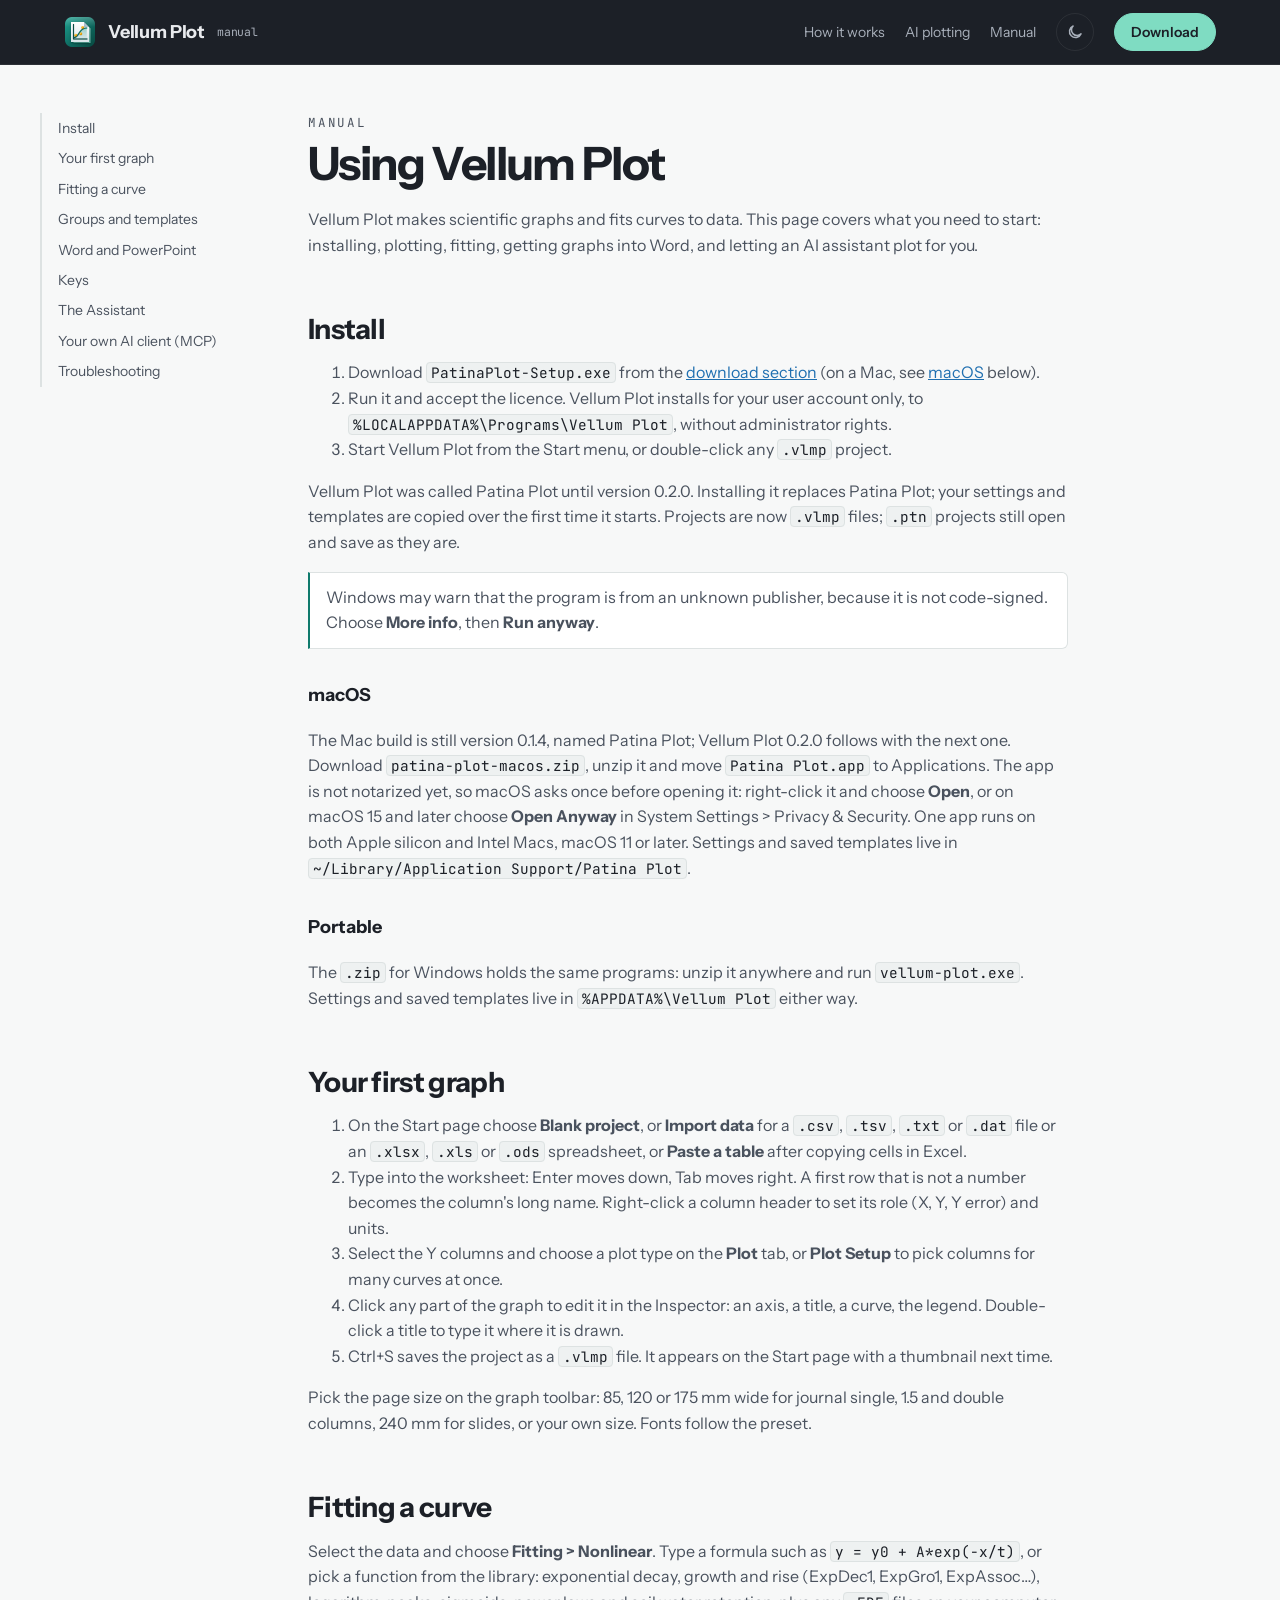
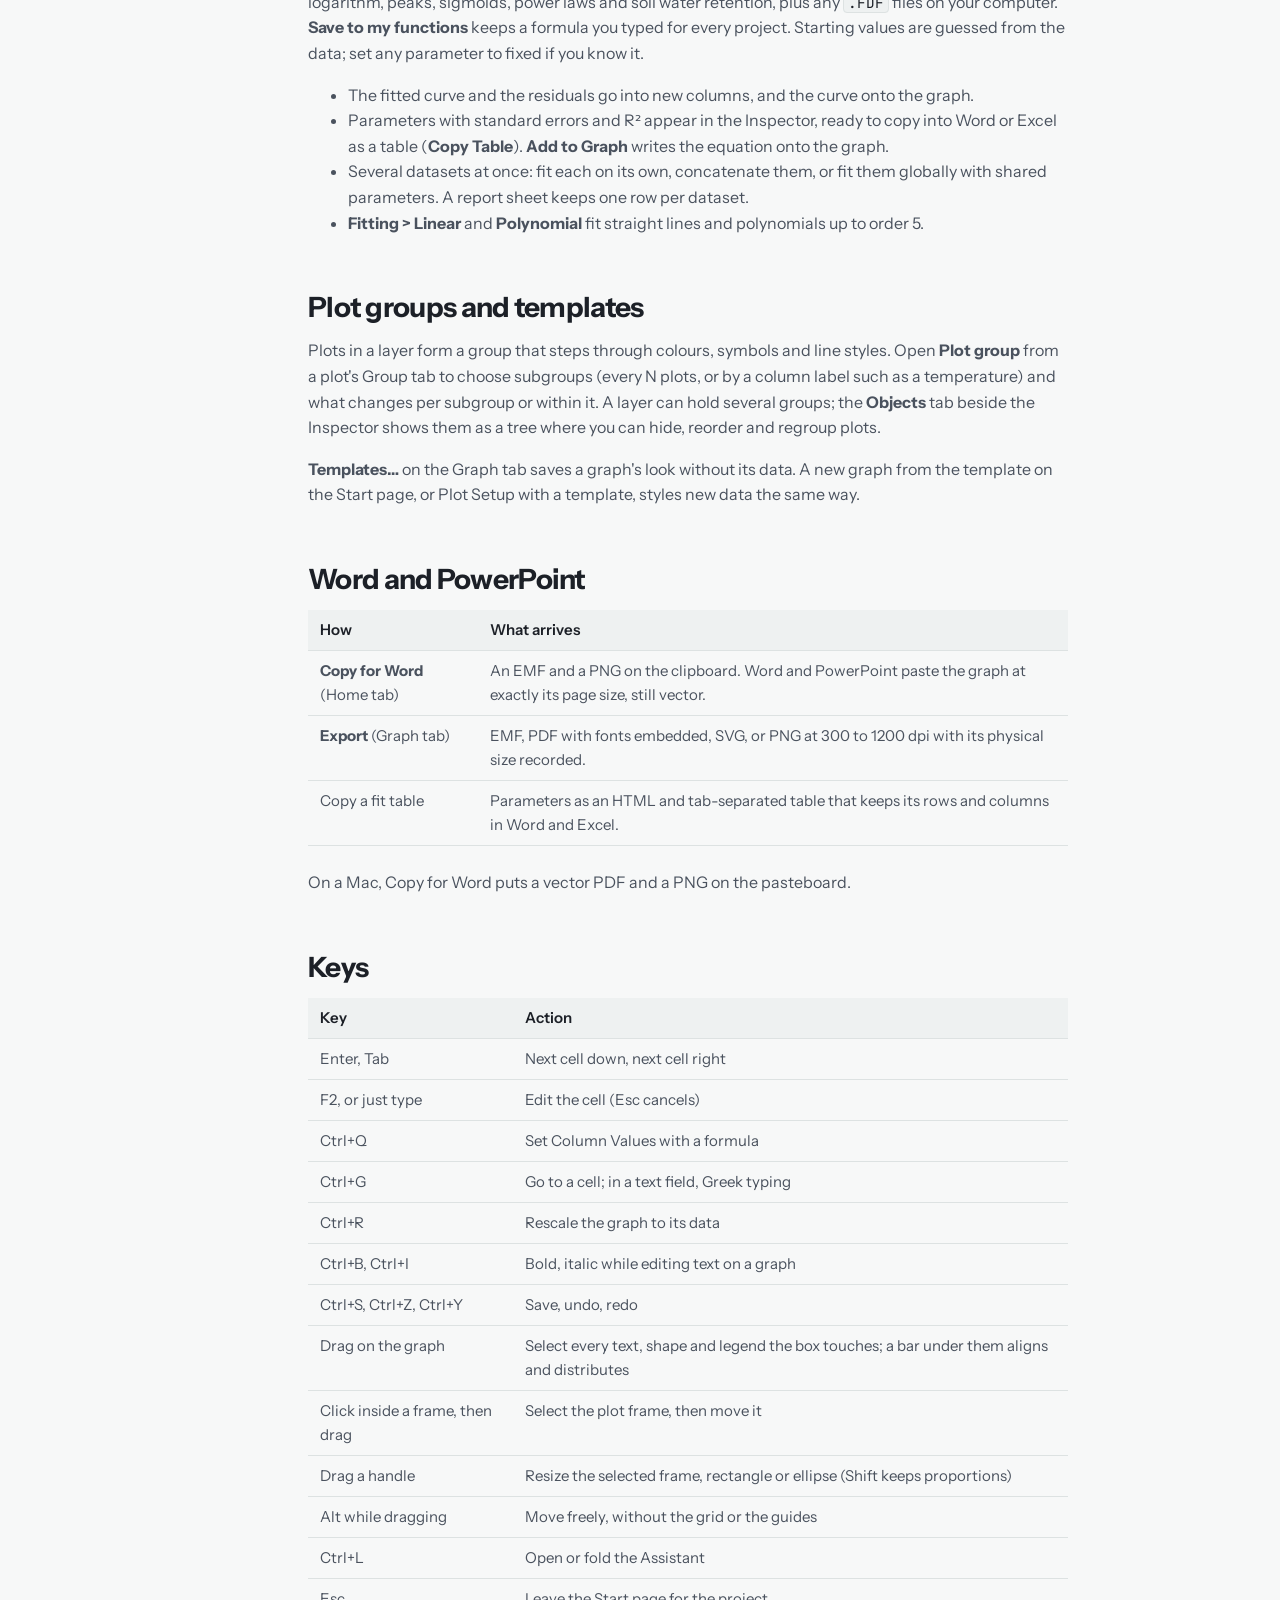
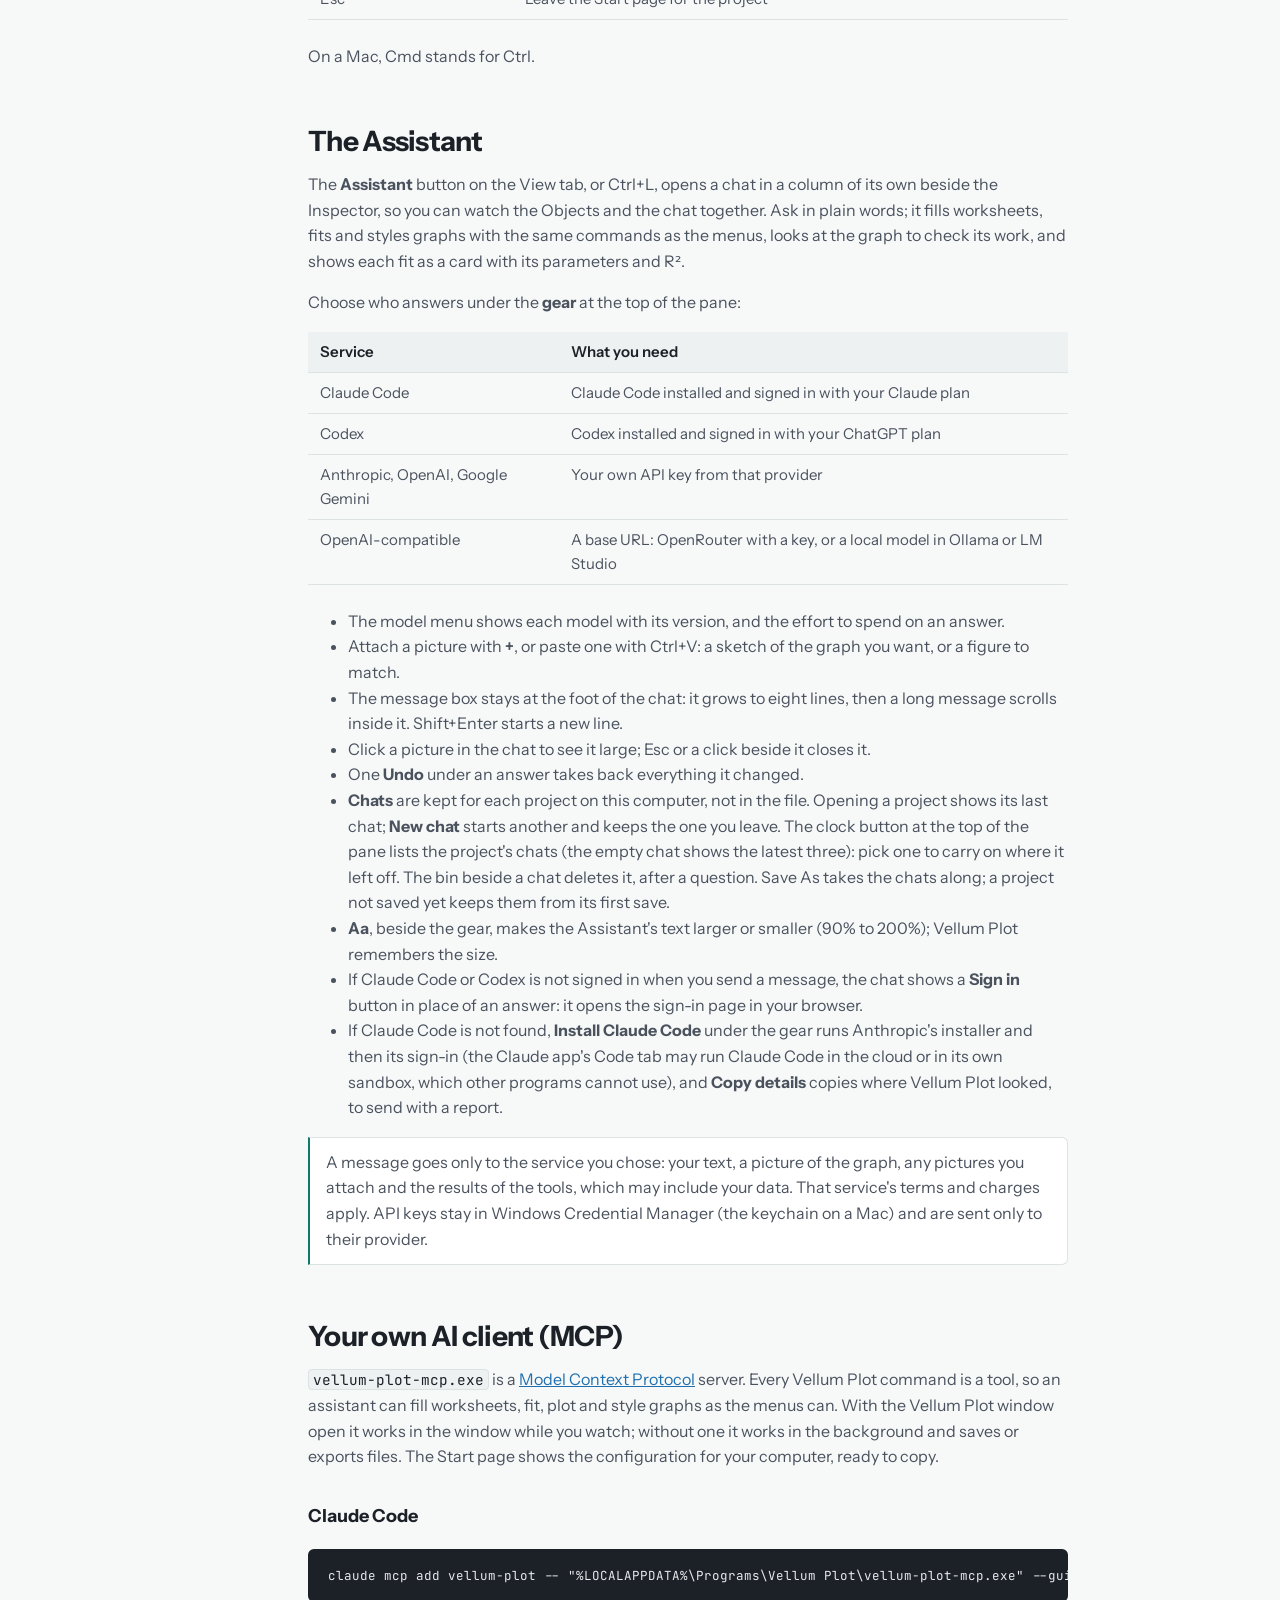
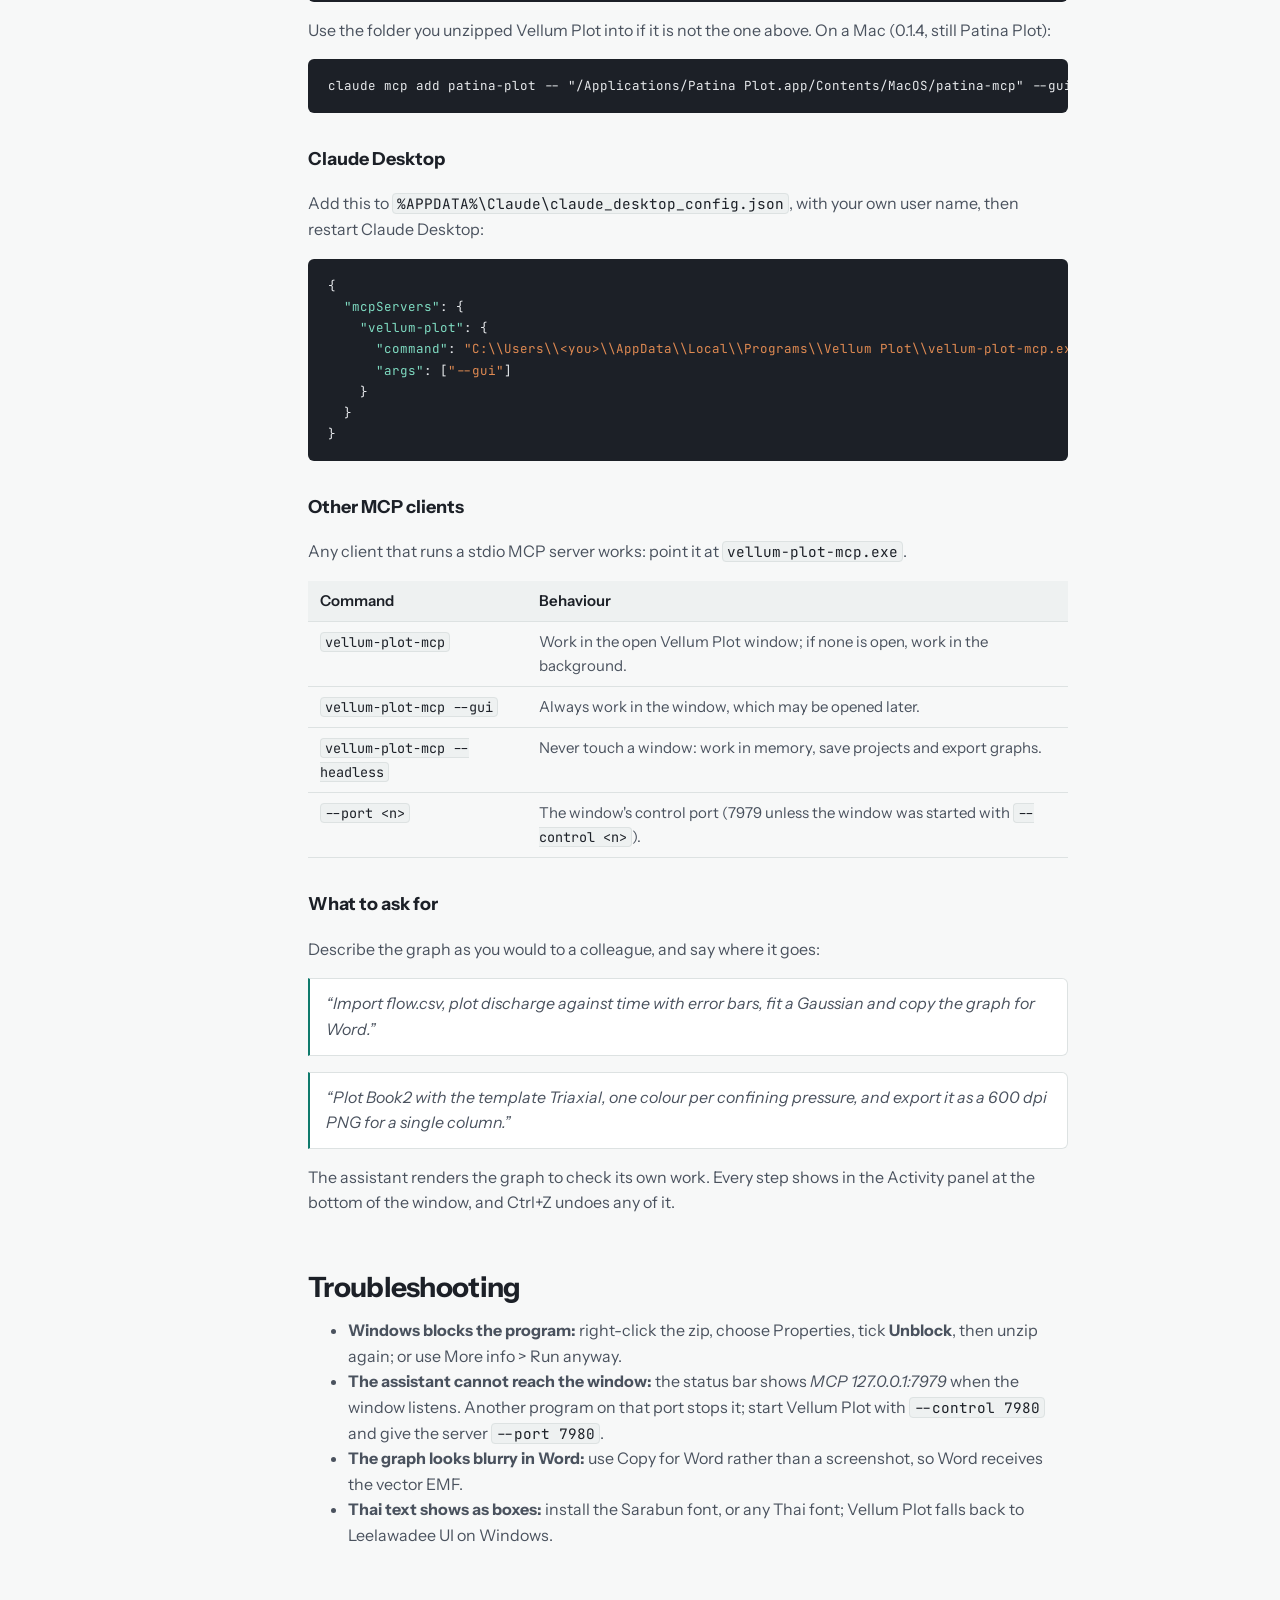
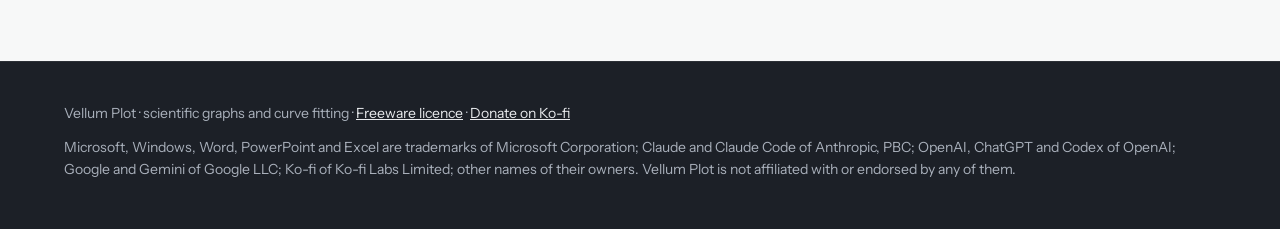
<file: manual.html>
<!doctype html>
<html lang="en">
<head>
<meta charset="utf-8">
<meta name="viewport" content="width=device-width, initial-scale=1">
<title>Vellum Plot manual</title>
<meta name="description" content="Install Vellum Plot, make your first graph, fit a curve, paste the graph into Word, and let the Assistant or your own AI client plot for you.">
<link rel="icon" href="assets/icon.svg?v=2" type="image/svg+xml">
<link rel="preconnect" href="https://fonts.googleapis.com">
<link rel="preconnect" href="https://fonts.gstatic.com" crossorigin>
<link href="https://fonts.googleapis.com/css2?family=Instrument+Sans:wght@400;600;700&family=JetBrains+Mono:wght@400;700&display=swap" rel="stylesheet">
<link rel="stylesheet" href="style.css?v=2">
<script src="theme.js"></script>
</head>
<body>

<header class="top">
  <div class="wrap">
    <a class="brand" href="./"><img src="assets/icon-256.png?v=2" alt="">Vellum Plot <small>manual</small></a>
    <nav>
      <a href="./#workflow">How it works</a>
      <a href="./#agents">AI plotting</a>
      <a href="manual.html">Manual</a>
      <button class="theme-toggle" type="button" aria-label="Switch theme">
        <svg class="to-dark" viewBox="0 0 24 24" fill="none" stroke="currentColor" stroke-width="2" stroke-linecap="round" stroke-linejoin="round" aria-hidden="true"><path d="M20 14.5A8 8 0 1 1 9.5 4a6.5 6.5 0 0 0 10.5 10.5z"/></svg>
        <svg class="to-light" viewBox="0 0 24 24" fill="none" stroke="currentColor" stroke-width="2" stroke-linecap="round" stroke-linejoin="round" aria-hidden="true"><circle cx="12" cy="12" r="4"/><path d="M12 2v2M12 20v2M4.9 4.9l1.4 1.4M17.7 17.7l1.4 1.4M2 12h2M20 12h2M4.9 19.1l1.4-1.4M17.7 6.3l1.4-1.4"/></svg>
      </button>
      <a class="btn small primary" href="./#download">Download</a>
    </nav>
  </div>
</header>

<main class="wrap doc">
  <nav class="toc" aria-label="Contents">
    <a href="#install">Install</a>
    <a href="#first">Your first graph</a>
    <a href="#fit">Fitting a curve</a>
    <a href="#groups">Groups and templates</a>
    <a href="#word">Word and PowerPoint</a>
    <a href="#keys">Keys</a>
    <a href="#assistant">The Assistant</a>
    <a href="#mcp">Your own AI client (MCP)</a>
    <a href="#trouble">Troubleshooting</a>
  </nav>

  <article>
    <p class="label">Manual</p>
    <h1>Using Vellum Plot</h1>
    <p>Vellum Plot makes scientific graphs and fits curves to data. This page covers what you need
      to start: installing, plotting, fitting, getting graphs into Word, and letting an AI
      assistant plot for you.</p>

    <h2 id="install">Install</h2>
    <ol>
      <li>Download <code>PatinaPlot-Setup.exe</code> from the <a href="./#download">download section</a> (on a Mac, see <a href="#macos">macOS</a> below).</li>
      <li>Run it and accept the licence. Vellum Plot installs for your user account only, to
        <code>%LOCALAPPDATA%\Programs\Vellum Plot</code>, without administrator rights.</li>
      <li>Start Vellum Plot from the Start menu, or double-click any <code>.vlmp</code> project.</li>
    </ol>
    <p>Vellum Plot was called Patina Plot until version 0.2.0. Installing it replaces Patina Plot;
      your settings and templates are copied over the first time it starts. Projects are now
      <code>.vlmp</code> files; <code>.ptn</code> projects still open and save as they are.</p>
    <div class="callout"><p>Windows may warn that the program is from an unknown publisher,
      because it is not code-signed. Choose <b>More info</b>, then <b>Run anyway</b>.</p></div>
    <h3 id="macos">macOS</h3>
    <p>The Mac build is still version 0.1.4, named Patina Plot; Vellum Plot 0.2.0 follows with the next one.
      Download <code>patina-plot-macos.zip</code>, unzip it and move <code>Patina Plot.app</code> to Applications.
      The app is not notarized yet, so macOS asks once before opening it: right-click it and choose
      <b>Open</b>, or on macOS 15 and later choose <b>Open Anyway</b> in System Settings &gt; Privacy &amp; Security.
      One app runs on both Apple silicon and Intel Macs, macOS 11 or later. Settings and saved templates
      live in <code>~/Library/Application Support/Patina Plot</code>.</p>
    <h3>Portable</h3>
    <p>The <code>.zip</code> for Windows holds the same programs: unzip it anywhere and run
      <code>vellum-plot.exe</code>. Settings and saved templates live in
      <code>%APPDATA%\Vellum Plot</code> either way.</p>

    <h2 id="first">Your first graph</h2>
    <ol>
      <li>On the Start page choose <b>Blank project</b>, or <b>Import data</b> for a
        <code>.csv</code>, <code>.tsv</code>, <code>.txt</code> or <code>.dat</code> file or an
        <code>.xlsx</code>, <code>.xls</code> or <code>.ods</code> spreadsheet, or
        <b>Paste a table</b> after copying cells in Excel.</li>
      <li>Type into the worksheet: Enter moves down, Tab moves right. A first row that is not a
        number becomes the column's long name. Right-click a column header to set its role (X, Y,
        Y error) and units.</li>
      <li>Select the Y columns and choose a plot type on the <b>Plot</b> tab, or <b>Plot Setup</b>
        to pick columns for many curves at once.</li>
      <li>Click any part of the graph to edit it in the Inspector: an axis, a title, a curve, the
        legend. Double-click a title to type it where it is drawn.</li>
      <li>Ctrl+S saves the project as a <code>.vlmp</code> file. It appears on the Start page with
        a thumbnail next time.</li>
    </ol>
    <p>Pick the page size on the graph toolbar: 85, 120 or 175 mm wide for journal single, 1.5 and
      double columns, 240 mm for slides, or your own size. Fonts follow the preset.</p>

    <h2 id="fit">Fitting a curve</h2>
    <p>Select the data and choose <b>Fitting &gt; Nonlinear</b>. Type a formula such as
      <code>y = y0 + A*exp(-x/t)</code>, or pick a function from the library: exponential decay,
      growth and rise (ExpDec1, ExpGro1, ExpAssoc…), logarithm, peaks, sigmoids, power laws and soil
      water retention, plus any <code>.FDF</code> files on your computer. <b>Save to my functions</b>
      keeps a formula you typed for every project. Starting values are guessed from the data; set any
      parameter to fixed if you know it.</p>
    <ul>
      <li>The fitted curve and the residuals go into new columns, and the curve onto the graph.</li>
      <li>Parameters with standard errors and R² appear in the Inspector, ready to copy into Word
        or Excel as a table (<b>Copy Table</b>). <b>Add to Graph</b> writes the equation onto the graph.</li>
      <li>Several datasets at once: fit each on its own, concatenate them, or fit them globally
        with shared parameters. A report sheet keeps one row per dataset.</li>
      <li><b>Fitting &gt; Linear</b> and <b>Polynomial</b> fit straight lines and polynomials up to order 5.</li>
    </ul>

    <h2 id="groups">Plot groups and templates</h2>
    <p>Plots in a layer form a group that steps through colours, symbols and line styles. Open
      <b>Plot group</b> from a plot's Group tab to choose subgroups (every N plots, or by a column
      label such as a temperature) and what changes per subgroup or within it. A layer can hold
      several groups; the <b>Objects</b> tab beside the Inspector shows them as a tree where you
      can hide, reorder and regroup plots.</p>
    <p><b>Templates…</b> on the Graph tab saves a graph's look without its data. A new graph from
      the template on the Start page, or Plot Setup with a template, styles new data the same way.</p>

    <h2 id="word">Word and PowerPoint</h2>
    <table>
      <tr><th>How</th><th>What arrives</th></tr>
      <tr><td><b>Copy for Word</b> (Home tab)</td><td>An EMF and a PNG on the clipboard. Word and
        PowerPoint paste the graph at exactly its page size, still vector.</td></tr>
      <tr><td><b>Export</b> (Graph tab)</td><td>EMF, PDF with fonts embedded, SVG, or PNG at 300 to
        1200 dpi with its physical size recorded.</td></tr>
      <tr><td>Copy a fit table</td><td>Parameters as an HTML and tab-separated table that keeps its
        rows and columns in Word and Excel.</td></tr>
    </table>
    <p>On a Mac, Copy for Word puts a vector PDF and a PNG on the pasteboard.</p>

    <h2 id="keys">Keys</h2>
    <table>
      <tr><th>Key</th><th>Action</th></tr>
      <tr><td>Enter, Tab</td><td>Next cell down, next cell right</td></tr>
      <tr><td>F2, or just type</td><td>Edit the cell (Esc cancels)</td></tr>
      <tr><td>Ctrl+Q</td><td>Set Column Values with a formula</td></tr>
      <tr><td>Ctrl+G</td><td>Go to a cell; in a text field, Greek typing</td></tr>
      <tr><td>Ctrl+R</td><td>Rescale the graph to its data</td></tr>
      <tr><td>Ctrl+B, Ctrl+I</td><td>Bold, italic while editing text on a graph</td></tr>
      <tr><td>Ctrl+S, Ctrl+Z, Ctrl+Y</td><td>Save, undo, redo</td></tr>
      <tr><td>Drag on the graph</td><td>Select every text, shape and legend the box touches; a bar
        under them aligns and distributes</td></tr>
      <tr><td>Click inside a frame, then drag</td><td>Select the plot frame, then move it</td></tr>
      <tr><td>Drag a handle</td><td>Resize the selected frame, rectangle or ellipse (Shift keeps
        proportions)</td></tr>
      <tr><td>Alt while dragging</td><td>Move freely, without the grid or the guides</td></tr>
      <tr><td>Ctrl+L</td><td>Open or fold the Assistant</td></tr>
      <tr><td>Esc</td><td>Leave the Start page for the project</td></tr>
    </table>
    <p>On a Mac, Cmd stands for Ctrl.</p>

    <h2 id="assistant">The Assistant</h2>
    <p>The <b>Assistant</b> button on the View tab, or Ctrl+L, opens a chat in a column of its own
      beside the Inspector, so you can watch the Objects and the chat together. Ask in plain words;
      it fills worksheets, fits and styles graphs with the same commands as the menus, looks at the
      graph to check its work, and shows each fit as a card with its parameters and R².</p>
    <p>Choose who answers under the <b>gear</b> at the top of the pane:</p>
    <table>
      <tr><th>Service</th><th>What you need</th></tr>
      <tr><td>Claude Code</td><td>Claude Code installed and signed in with your Claude plan</td></tr>
      <tr><td>Codex</td><td>Codex installed and signed in with your ChatGPT plan</td></tr>
      <tr><td>Anthropic, OpenAI, Google Gemini</td><td>Your own API key from that provider</td></tr>
      <tr><td>OpenAI-compatible</td><td>A base URL: OpenRouter with a key, or a local model in Ollama or LM Studio</td></tr>
    </table>
    <ul>
      <li>The model menu shows each model with its version, and the effort to spend on an answer.</li>
      <li>Attach a picture with <b>+</b>, or paste one with Ctrl+V: a sketch of the graph you want,
        or a figure to match.</li>
      <li>The message box stays at the foot of the chat: it grows to eight lines, then a long
        message scrolls inside it. Shift+Enter starts a new line.</li>
      <li>Click a picture in the chat to see it large; Esc or a click beside it closes it.</li>
      <li>One <b>Undo</b> under an answer takes back everything it changed.</li>
      <li><b>Chats</b> are kept for each project on this computer, not in the file. Opening a
        project shows its last chat; <b>New chat</b> starts another and keeps the one you leave.
        The clock button at the top of the pane lists the project's chats (the empty chat shows the
        latest three): pick one to carry on where it left off. The bin beside a chat deletes it,
        after a question. Save As takes the chats along; a project not saved yet keeps them from
        its first save.</li>
      <li><b>Aa</b>, beside the gear, makes the Assistant's text larger or smaller (90% to 200%);
        Vellum Plot remembers the size.</li>
      <li>If Claude Code or Codex is not signed in when you send a message, the chat shows a
        <b>Sign in</b> button in place of an answer: it opens the sign-in page in your browser.</li>
      <li>If Claude Code is not found, <b>Install Claude Code</b> under the gear runs Anthropic's
        installer and then its sign-in (the Claude app's Code tab may run Claude Code in the cloud
        or in its own sandbox, which other programs cannot use), and <b>Copy details</b> copies
        where Vellum Plot looked, to send with a report.</li>
    </ul>
    <div class="callout"><p>A message goes only to the service you chose: your text, a picture of
      the graph, any pictures you attach and the results of the tools, which may include your data.
      That service's terms and charges apply. API keys stay in Windows Credential Manager (the
      keychain on a Mac) and are sent only to their provider.</p></div>

    <h2 id="mcp">Your own AI client (MCP)</h2>
    <p><code>vellum-plot-mcp.exe</code> is a <a href="https://modelcontextprotocol.io">Model Context
      Protocol</a> server. Every Vellum Plot command is a tool, so an assistant can fill worksheets,
      fit, plot and style graphs as the menus can. With the Vellum Plot window open it works in
      the window while you watch; without one it works in the background and saves or exports
      files. The Start page shows the configuration for your computer, ready to copy.</p>

    <h3>Claude Code</h3>
<pre class="code">claude mcp add vellum-plot -- "%LOCALAPPDATA%\Programs\Vellum Plot\vellum-plot-mcp.exe" --gui</pre>
    <p>Use the folder you unzipped Vellum Plot into if it is not the one above. On a Mac (0.1.4, still Patina Plot):</p>
<pre class="code">claude mcp add patina-plot -- "/Applications/Patina Plot.app/Contents/MacOS/patina-mcp" --gui</pre>

    <h3>Claude Desktop</h3>
    <p>Add this to <code>%APPDATA%\Claude\claude_desktop_config.json</code>, with your own user
      name, then restart Claude Desktop:</p>
<pre class="code">{
  <span class="k">"mcpServers"</span>: {
    <span class="k">"vellum-plot"</span>: {
      <span class="k">"command"</span>: <span class="s">"C:\\Users\\&lt;you&gt;\\AppData\\Local\\Programs\\Vellum Plot\\vellum-plot-mcp.exe"</span>,
      <span class="k">"args"</span>: [<span class="s">"--gui"</span>]
    }
  }
}</pre>

    <h3>Other MCP clients</h3>
    <p>Any client that runs a stdio MCP server works: point it at <code>vellum-plot-mcp.exe</code>.</p>
    <table>
      <tr><th>Command</th><th>Behaviour</th></tr>
      <tr><td><code>vellum-plot-mcp</code></td><td>Work in the open Vellum Plot window; if none is
        open, work in the background.</td></tr>
      <tr><td><code>vellum-plot-mcp --gui</code></td><td>Always work in the window, which may be
        opened later.</td></tr>
      <tr><td><code>vellum-plot-mcp --headless</code></td><td>Never touch a window: work in memory,
        save projects and export graphs.</td></tr>
      <tr><td><code>--port &lt;n&gt;</code></td><td>The window's control port (7979 unless the
        window was started with <code>--control &lt;n&gt;</code>).</td></tr>
    </table>

    <h3>What to ask for</h3>
    <p>Describe the graph as you would to a colleague, and say where it goes:</p>
    <div class="callout"><p><i>“Import flow.csv, plot discharge against time with error bars, fit
      a Gaussian and copy the graph for Word.”</i></p></div>
    <div class="callout"><p><i>“Plot Book2 with the template Triaxial, one colour per confining pressure, and
      export it as a 600 dpi PNG for a single column.”</i></p></div>
    <p>The assistant renders the graph to check its own work. Every step shows in the Activity
      panel at the bottom of the window, and Ctrl+Z undoes any of it.</p>

    <h2 id="trouble">Troubleshooting</h2>
    <ul>
      <li><b>Windows blocks the program:</b> right-click the zip, choose Properties, tick
        <b>Unblock</b>, then unzip again; or use More info &gt; Run anyway.</li>
      <li><b>The assistant cannot reach the window:</b> the status bar shows
        <i>MCP 127.0.0.1:7979</i> when the window listens. Another program on that port stops it;
        start Vellum Plot with <code>--control 7980</code> and give the server <code>--port 7980</code>.</li>
      <li><b>The graph looks blurry in Word:</b> use Copy for Word rather than a screenshot, so
        Word receives the vector EMF.</li>
      <li><b>Thai text shows as boxes:</b> install the Sarabun font, or any Thai font; Vellum Plot
        falls back to Leelawadee UI on Windows.</li>
    </ul>
  </article>
</main>

<footer>
  <div class="wrap">
    <span>Vellum Plot · scientific graphs and curve fitting · <a href="LICENSE.txt">Freeware licence</a> · <a href="https://ko-fi.com/kositabn">Donate on Ko-fi</a></span>
    <span>Microsoft, Windows, Word, PowerPoint and Excel are trademarks of Microsoft Corporation; Claude and Claude Code of Anthropic, PBC; OpenAI, ChatGPT and Codex of OpenAI; Google and Gemini of Google LLC; Ko-fi of Ko-fi Labs Limited; other names of their owners. Vellum Plot is not affiliated with or endorsed by any of them.</span>
  </div>
</footer>
</body>
</html>
</file>
<file: style.css>
/* Vellum Plot site. The page reads like a graph: a charcoal plot frame up top (the app's splash),
   a fit report for numbers, a tool log for the AI part. Every colour and size is a token below;
   the dark theme follows the system unless the visitor picks one (theme.js). */
:root {
  /* brand, the same in both themes */
  --charcoal: #1c2027;
  --charcoal-2: #252a33;
  --charcoal-line: rgba(255, 255, 255, 0.07);
  --on-charcoal: #e8eaed;
  --on-charcoal-2: #a9b0bb;
  --copper: #e08a52;
  --mint: #7fdcc2;

  /* page, light */
  --bg: #f7f8f8;
  --bg-2: #eef1f1;
  --card: #ffffff;
  --ink: #1c2027;
  --ink-2: #4a525e;
  --ink-3: #69717d;
  --rule: #dde2e2;
  --primary: #0f7a6c;
  --primary-ink: #ffffff;
  --accent: #b4561f;
  --link: #1f6fb0;
  --sheet: #ffffff;
  --shadow: 0 1px 2px rgba(28, 32, 39, 0.06), 0 12px 32px rgba(28, 32, 39, 0.10);

  /* type */
  --sans: "Instrument Sans", "Segoe UI", system-ui, sans-serif;
  --mono: "JetBrains Mono", Consolas, monospace;
  --fs-2xs: 11.5px;
  --fs-xs: 12.5px;
  --fs-sm: 14px;
  --fs-md: 15px;
  --fs-base: 16px;
  --fs-lg: 18px;
  --fs-h3: 18px;
  --fs-h3-lg: 24px;
  --fs-h2: clamp(30px, 4.2vw, 46px);
  --fs-h1: clamp(40px, 6.4vw, 76px);
  --fs-doc-h1: clamp(32px, 5vw, 46px);
  --fs-doc-h2: 28px;
  --tracking-caps: .14em;

  /* space and shape */
  --s1: 4px; --s2: 8px; --s3: 12px; --s4: 16px; --s5: 20px; --s6: 24px; --s7: 32px;
  --s8: 40px; --s9: 48px; --s10: 56px; --s11: 64px; --s12: 80px; --s13: 96px;
  --radius-sm: 6px;
  --radius: 14px;
  --radius-lg: 18px;
  --pill: 999px;
  --max: 1200px;
  --header-h: 64px;
  --axis-gap: 56px;
  --tick: 8px;
  --icon: 18px;
  --toggle: 38px;
  --touch: 44px;
  --toc-w: 220px;
  --hair: 1px;
  --line: 2px;
  --focus-gap: 3px;
  --dur: .15s;
  --draw: 2.4s;
}

@media (prefers-color-scheme: dark) {
  :root:not([data-theme="light"]) {
    --bg: #14181d;
    --bg-2: #191e24;
    --card: #1f252c;
    --ink: #e8eaed;
    --ink-2: #b6bdc7;
    --ink-3: #8e96a3;
    --rule: #2c343d;
    --primary: #7fdcc2;
    --primary-ink: #0f2a23;
    --accent: #ec9a63;
    --link: #8cc4f2;
    --shadow: 0 1px 2px rgba(0, 0, 0, 0.3), 0 12px 32px rgba(0, 0, 0, 0.4);
  }
}
:root[data-theme="dark"] {
  --bg: #14181d;
  --bg-2: #191e24;
  --card: #1f252c;
  --ink: #e8eaed;
  --ink-2: #b6bdc7;
  --ink-3: #8e96a3;
  --rule: #2c343d;
  --primary: #7fdcc2;
  --primary-ink: #0f2a23;
  --accent: #ec9a63;
  --link: #8cc4f2;
  --shadow: 0 1px 2px rgba(0, 0, 0, 0.3), 0 12px 32px rgba(0, 0, 0, 0.4);
}
:root { color-scheme: light; }
:root[data-theme="dark"] { color-scheme: dark; }
@media (prefers-color-scheme: dark) { :root:not([data-theme="light"]) { color-scheme: dark; } }

* { box-sizing: border-box; }
html { scroll-behavior: smooth; }
body {
  margin: 0; background: var(--bg); color: var(--ink);
  font-family: var(--sans); font-size: var(--fs-base); line-height: 1.6;
  -webkit-font-smoothing: antialiased;
}
img { max-width: 100%; height: auto; display: block; }
a { color: var(--link); }
code, pre, kbd { font-family: var(--mono); }
:focus-visible { outline: var(--line) solid var(--primary); outline-offset: var(--focus-gap); border-radius: var(--s1); }
.wrap { max-width: var(--max); margin: 0 auto; padding: 0 var(--s6); }

/* ---------- header: part of the charcoal band ---------- */
.top { position: sticky; top: 0; z-index: 10; background: var(--charcoal); border-bottom: var(--hair) solid var(--charcoal-line); }
.top .wrap { display: flex; align-items: center; gap: var(--s6); height: var(--header-h); }
.brand { display: flex; align-items: center; gap: var(--s3); color: var(--on-charcoal); text-decoration: none; font-weight: 700; font-size: var(--fs-lg); letter-spacing: -0.01em; }
.brand img { width: var(--s7); height: var(--s7); }
.brand small { font-family: var(--mono); font-weight: 400; font-size: var(--fs-2xs); color: var(--on-charcoal-2); }
.top nav { margin-left: auto; display: flex; gap: var(--s5); align-items: center; }
.top nav a { color: var(--on-charcoal-2); text-decoration: none; font-size: var(--fs-sm); white-space: nowrap; }
.brand { white-space: nowrap; }
.top nav a:hover { color: var(--on-charcoal); }

.btn {
  display: inline-flex; align-items: center; gap: var(--s2); min-height: var(--touch);
  padding: 0 var(--s5); border-radius: var(--pill); text-decoration: none;
  font-family: var(--sans); font-weight: 600; font-size: var(--fs-md);
  border: var(--hair) solid var(--rule); color: var(--ink); background: var(--card);
  transition: transform var(--dur) ease, box-shadow var(--dur) ease;
}
.btn:hover { transform: translateY(-1px); box-shadow: var(--shadow); }
.btn svg { width: var(--s4); height: var(--s4); }
.btn.primary { background: var(--mint); border-color: var(--mint); color: var(--charcoal); }
.btn.ghost { background: transparent; border-color: var(--on-charcoal-2); color: var(--on-charcoal); }
.btn.small { min-height: var(--toggle); padding: 0 var(--s4); font-size: var(--fs-sm); }
.top nav .btn.primary { color: var(--charcoal); }

.theme-toggle {
  display: inline-grid; place-items: center; width: var(--toggle); height: var(--toggle);
  border-radius: var(--pill); border: var(--hair) solid var(--charcoal-line); background: transparent;
  color: var(--on-charcoal-2); cursor: pointer; padding: 0;
}
.theme-toggle:hover { color: var(--on-charcoal); }
.theme-toggle svg { width: var(--icon); height: var(--icon); }
.theme-toggle .to-light { display: none; }
:root[data-theme="dark"] .theme-toggle .to-dark { display: none; }
:root[data-theme="dark"] .theme-toggle .to-light { display: block; }

/* ---------- hero: a plot frame ---------- */
.hero {
  background-color: var(--charcoal); color: var(--on-charcoal);
  background-image:
    linear-gradient(var(--charcoal-line) var(--hair), transparent var(--hair)),
    linear-gradient(90deg, var(--charcoal-line) var(--hair), transparent var(--hair));
  background-size: var(--s7) var(--s7);
  padding-bottom: var(--s13);
  overflow: hidden;
}
.plot {
  position: relative; margin: var(--s9) 0 0 var(--axis-gap);
  border-left: var(--line) solid var(--on-charcoal-2); border-bottom: var(--line) solid var(--on-charcoal-2);
  padding: var(--s9) var(--s6) var(--s11) var(--s9);
  display: grid; grid-template-columns: minmax(0, 1fr) minmax(0, 1.05fr); gap: var(--s9); align-items: center;
}
.y-ticks, .x-ticks { position: absolute; margin: 0; padding: 0; list-style: none; font-family: var(--mono); font-size: var(--fs-2xs); color: var(--on-charcoal-2); }
.y-ticks { left: calc(-1 * var(--axis-gap)); top: 0; bottom: 0; width: var(--axis-gap); display: flex; flex-direction: column; justify-content: space-between; }
.y-ticks li { display: flex; align-items: center; justify-content: flex-end; gap: var(--s2); }
.y-ticks li::after { content: ""; width: var(--tick); height: var(--line); background: var(--on-charcoal-2); }
.x-ticks { left: 0; right: 0; top: 100%; display: flex; justify-content: space-between; }
.x-ticks li { display: flex; flex-direction: column; align-items: center; gap: var(--s1); }
.x-ticks li::before { content: ""; width: var(--line); height: var(--tick); background: var(--on-charcoal-2); }
.axis-title { position: absolute; right: 0; top: calc(100% + var(--s9)); font-family: var(--mono); font-size: var(--fs-2xs); color: var(--on-charcoal-2); letter-spacing: var(--tracking-caps); text-transform: uppercase; }
.curve { position: absolute; inset: 0; width: 100%; height: 100%; pointer-events: none; }
.curve .fit { fill: none; stroke: var(--copper); stroke-width: 2.5; opacity: .75; stroke-dasharray: 1600; stroke-dashoffset: 1600; animation: draw var(--draw) ease-out .3s forwards; }
.curve .pts circle { fill: none; stroke: var(--mint); stroke-width: 1.6; opacity: .5; }
@keyframes draw { to { stroke-dashoffset: 0; } }
@media (prefers-reduced-motion: reduce) {
  html { scroll-behavior: auto; }
  .curve .fit { animation: none; stroke-dashoffset: 0; }
  .btn { transition: none; }
}
.hero-text { position: relative; text-shadow: 0 0 var(--s3) var(--charcoal), 0 0 var(--s1) var(--charcoal); }
.hero-text .btn, .hero-text .readout { text-shadow: none; }
.kicker { font-family: var(--mono); font-size: var(--fs-xs); color: var(--mint); margin: 0 0 var(--s4); }
.kicker span { color: var(--on-charcoal-2); }
h1 { font-weight: 700; font-size: var(--fs-h1); line-height: 1.0; letter-spacing: -0.035em; margin: 0 0 var(--s5); }
h1 .hl { color: var(--copper); }
.lede { font-size: var(--fs-lg); color: var(--on-charcoal-2); max-width: 52ch; margin: 0 0 var(--s7); }
.cta { display: flex; flex-wrap: wrap; gap: var(--s3); align-items: center; }
.readout {
  display: inline-flex; flex-wrap: wrap; gap: var(--s1) var(--s4); margin-top: var(--s7);
  font-family: var(--mono); font-size: var(--fs-xs); color: var(--on-charcoal-2);
  border: var(--hair) solid var(--charcoal-line); border-radius: var(--radius-sm); padding: var(--s2) var(--s3);
  background: var(--charcoal-2);
}
.readout b { color: var(--mint); font-weight: 400; }
.window { position: relative; border-radius: var(--radius); overflow: hidden; background: var(--charcoal-2); border: var(--hair) solid var(--charcoal-line); box-shadow: var(--shadow); }
.window .bar { display: flex; gap: var(--s2); padding: var(--s2) var(--s3); border-bottom: var(--hair) solid var(--charcoal-line); }
.window .bar i { width: var(--s2); height: var(--s2); border-radius: 50%; background: var(--on-charcoal-2); opacity: .5; }

/* ---------- fit report (numbers) ---------- */
.report { padding: var(--s12) 0 0; }
.report-head { display: flex; flex-wrap: wrap; align-items: baseline; justify-content: space-between; gap: var(--s3); margin-bottom: var(--s3); }
.label { font-family: var(--mono); font-size: var(--fs-xs); letter-spacing: var(--tracking-caps); text-transform: uppercase; color: var(--accent); margin: 0; }
.report-head .fine { font-family: var(--mono); }
.report table { width: 100%; border-collapse: collapse; font-family: var(--mono); font-size: var(--fs-sm); margin: 0; }
.report th, .report td { text-align: left; padding: var(--s3) var(--s4); border-bottom: var(--hair) solid var(--rule); }
.report th { font-weight: 400; color: var(--ink-3); background: transparent; font-size: var(--fs-xs); }
.report td:first-child { color: var(--ink); }
.report td.v { color: var(--primary); font-weight: 700; white-space: nowrap; }
.report td:last-child { color: var(--ink-2); font-family: var(--sans); }

/* ---------- sections ---------- */
section { padding: var(--s13) 0; }
.band { background: var(--bg-2); border-top: var(--hair) solid var(--rule); border-bottom: var(--hair) solid var(--rule); }
h2 { font-weight: 700; font-size: var(--fs-h2); line-height: 1.08; letter-spacing: -0.025em; margin: var(--s3) 0 var(--s4); max-width: 20ch; }
.sub { color: var(--ink-2); font-size: var(--fs-lg); max-width: 60ch; margin: 0 0 var(--s9); }

/* Workflow: four steps across */
.flow { display: grid; grid-template-columns: repeat(4, minmax(0, 1fr)); gap: var(--s4); counter-reset: f; }
.step { padding: var(--s5) 0 0; border-top: var(--line) solid var(--ink); counter-increment: f; }
.step::before { content: "0" counter(f); font-family: var(--mono); font-size: var(--fs-xs); color: var(--accent); }
.step h3 { margin: var(--s2) 0; font-size: var(--fs-h3); }
.step p { margin: 0; color: var(--ink-2); font-size: var(--fs-md); padding-right: var(--s3); }

/* Bento */
.bento { display: grid; grid-template-columns: repeat(6, minmax(0, 1fr)); gap: var(--s4); margin-top: var(--s11); }
.tile { background: var(--card); border: var(--hair) solid var(--rule); border-radius: var(--radius); padding: var(--s6); grid-column: span 2; }
.tile.wide { grid-column: span 3; padding: 0; overflow: hidden; display: flex; flex-direction: column; }
.tile.wide .txt { padding: var(--s6); }
.tile.wide img { border-top: var(--hair) solid var(--rule); margin-top: auto; }
.tile h3 { margin: 0 0 var(--s2); font-size: var(--fs-h3); }
.tile p { margin: 0; color: var(--ink-2); font-size: var(--fs-md); }
.tile .ic { width: var(--icon); height: var(--icon); color: var(--primary); margin-bottom: var(--s4); }
.tile code { font-size: .92em; }

/* AI: a conversation and its tool log */
.agent { display: grid; grid-template-columns: minmax(0, 1fr) minmax(0, 1fr); gap: var(--s9); align-items: start; }
.chat { display: grid; gap: var(--s3); margin-top: var(--s6); }
.msg { border-radius: var(--radius); padding: var(--s4) var(--s5); font-size: var(--fs-md); margin: 0; }
.msg.you { background: var(--card); border: var(--hair) solid var(--rule); justify-self: end; max-width: 88%; }
.msg.you::before, .msg.log::before { display: block; font-family: var(--mono); font-size: var(--fs-2xs); letter-spacing: var(--tracking-caps); text-transform: uppercase; margin-bottom: var(--s1); }
.msg.you::before { content: "You"; color: var(--ink-3); }
.msg.log { background: var(--charcoal); color: var(--on-charcoal); font-family: var(--mono); font-size: var(--fs-xs); line-height: 1.9; white-space: pre-wrap; }
.msg.log::before { content: "Activity · vellum-plot-mcp"; color: var(--on-charcoal-2); }
.msg.log .ok { color: var(--mint); }
.msg.log .t { color: var(--copper); }
.msg.log .d { color: var(--on-charcoal-2); }
pre.code {
  background: var(--charcoal); color: var(--on-charcoal); border-radius: var(--radius-sm);
  padding: var(--s4) var(--s5); overflow-x: auto; font-size: var(--fs-xs); line-height: 1.7; margin: var(--s4) 0;
}
pre.code .c { color: var(--on-charcoal-2); }
pre.code .k { color: var(--mint); }
pre.code .s { color: var(--copper); }
figure { margin: 0; }
figure.sheet { background: var(--sheet); border: var(--hair) solid var(--rule); border-radius: var(--radius); padding: var(--s3); box-shadow: var(--shadow); }
figcaption { color: var(--ink-3); font-size: var(--fs-sm); margin-top: var(--s3); }
.sheet figcaption { padding: 0 var(--s1); }
.more { margin-top: var(--s4); }

/* Gallery */
.gallery { display: grid; grid-template-columns: repeat(2, minmax(0, 1fr)); gap: var(--s4); align-items: start; }
.gallery .wide { grid-column: 1 / -1; }

/* To the paper */
.out { display: grid; grid-template-columns: repeat(3, minmax(0, 1fr)); gap: var(--s6); }
.out div { border-left: var(--line) solid var(--primary); padding: var(--s1) 0 var(--s1) var(--s5); }
.out h3 { margin: 0 0 var(--s1); font-size: var(--fs-h3); }
.out p { margin: 0; color: var(--ink-2); font-size: var(--fs-md); }
kbd { font-size: var(--fs-xs); background: var(--bg-2); border: var(--hair) solid var(--rule); border-bottom-width: var(--line); border-radius: var(--radius-sm); padding: 0 var(--s1); }

/* Download: back on charcoal */
.get { background: var(--charcoal); color: var(--on-charcoal); }
.get .label { color: var(--copper); }
.get .sub, .get .fine { color: var(--on-charcoal-2); }
.get a:not(.btn) { color: var(--mint); }
.platforms { display: grid; grid-template-columns: repeat(2, minmax(0, 1fr)); gap: var(--s4); margin: var(--s7) 0 var(--s6); }
.platform { border: var(--hair) solid var(--charcoal-line); border-radius: var(--radius-lg); padding: var(--s7); background: var(--charcoal-2); }
.platform h3 { margin: 0; font-size: var(--fs-h3-lg); display: flex; align-items: center; gap: var(--s2); }
.platform .meta { font-family: var(--mono); font-size: var(--fs-xs); color: var(--on-charcoal-2); margin: var(--s1) 0 var(--s5); }
.platform ul { margin: var(--s5) 0 0; padding-left: var(--s4); color: var(--on-charcoal-2); font-size: var(--fs-md); }
.platform li { margin-bottom: var(--s1); }
.platform code { color: var(--on-charcoal); }
.tag { font-family: var(--mono); font-size: var(--fs-2xs); text-transform: uppercase; letter-spacing: .08em; color: var(--copper); border: var(--hair) solid var(--copper); border-radius: var(--pill); padding: 0 var(--s2); }
.badges { display: flex; flex-wrap: wrap; gap: var(--s2); }
.badges img { height: var(--s5); width: auto; }
.fine { color: var(--ink-3); font-size: var(--fs-sm); margin: 0; }
.notes { display: grid; grid-template-columns: repeat(2, minmax(0, 1fr)); gap: var(--s4) var(--s7); }

footer { padding: var(--s8) 0 var(--s9); color: var(--on-charcoal-2); font-size: var(--fs-sm); background: var(--charcoal); border-top: var(--hair) solid var(--charcoal-line); }
footer .wrap { display: flex; flex-wrap: wrap; gap: var(--s3) var(--s7); justify-content: space-between; }
footer a { color: var(--on-charcoal); }

/* ---------- manual ---------- */
.doc { display: grid; grid-template-columns: var(--toc-w) minmax(0, 1fr); gap: var(--s9); padding: var(--s9) 0 var(--s13); }
.toc { position: sticky; top: calc(var(--header-h) + var(--s6)); align-self: start; font-size: var(--fs-sm); border-left: var(--line) solid var(--rule); }
.toc a { display: block; color: var(--ink-2); text-decoration: none; padding: var(--s1) 0 var(--s1) var(--s4); margin-left: calc(-1 * var(--line)); border-left: var(--line) solid transparent; }
.toc a:hover { color: var(--ink); border-left-color: var(--primary); }
.doc article { max-width: 760px; } /* ds-allow-hardcode: reading measure */
.doc h1 { font-size: var(--fs-doc-h1); }
.doc h2 { font-size: var(--fs-doc-h2); margin-top: var(--s10); max-width: none; }
.doc h3 { font-size: var(--fs-lg); margin-top: var(--s7); }
.doc p, .doc li { color: var(--ink-2); }
.doc :not(pre) > code { background: var(--bg-2); border: var(--hair) solid var(--rule); border-radius: var(--s1); padding: 0 var(--s1); font-size: .9em; color: var(--ink); }
.doc .label { margin-bottom: var(--s2); }
table { width: 100%; border-collapse: collapse; margin: var(--s4) 0 var(--s6); font-size: var(--fs-md); }
th, td { text-align: left; padding: var(--s2) var(--s3); border-bottom: var(--hair) solid var(--rule); vertical-align: top; }
th { font-weight: 600; color: var(--ink); background: var(--bg-2); }
td { color: var(--ink-2); }
.callout { background: var(--card); border: var(--hair) solid var(--rule); border-left: var(--line) solid var(--primary); border-radius: 0 var(--radius-sm) var(--radius-sm) 0; padding: var(--s3) var(--s4); margin: var(--s4) 0; }
.callout p { margin: 0; }

.flow > *, .bento > *, .agent > *, .gallery > *, .doc > *, .plot > *, .platforms > * { min-width: 0; }

@media (max-width: 960px) {
  .plot { grid-template-columns: minmax(0, 1fr); padding-right: var(--s4); }
  .top nav a:not(.btn) { display: none; }
  .curve .pts { display: none; }
  .flow { grid-template-columns: repeat(2, minmax(0, 1fr)); row-gap: var(--s7); }
  .bento { grid-template-columns: repeat(2, minmax(0, 1fr)); }
  .tile, .tile.wide { grid-column: span 2; }
  .agent, .gallery, .platforms, .notes, .out, .doc { grid-template-columns: minmax(0, 1fr); }
  .toc { position: static; display: flex; flex-wrap: wrap; gap: var(--s1) var(--s4); border-left: 0; }
}
@media (max-width: 600px) {
  .wrap { padding: 0 var(--s4); }
  .plot { margin-left: var(--s6); padding: var(--s7) var(--s2) var(--s10) var(--s5); }
  .y-ticks { left: calc(-1 * var(--s6)); width: var(--s6); }
  .y-ticks li span { display: none; }
  .curve .pts { display: none; }
  .x-ticks li:nth-child(even) { visibility: hidden; }
  .flow { grid-template-columns: minmax(0, 1fr); }
  .top nav a:not(.btn) { display: none; }
  .brand small { display: none; }
  section { padding: var(--s12) 0; }
  table { display: block; overflow-x: auto; }
}

/* Sister app from the same team, at the top of the footer */
footer .family { justify-content: flex-start; align-items: center; gap: var(--s4) var(--s7); padding-bottom: var(--s7); margin-bottom: var(--s7); border-bottom: var(--hair) solid var(--charcoal-line); }
.family-label { font-family: var(--mono); font-size: var(--fs-2xs); letter-spacing: var(--tracking-caps); text-transform: uppercase; color: var(--on-charcoal-2); }
.sibling { display: flex; align-items: center; gap: var(--s4); max-width: 600px; min-height: var(--touch); padding: var(--s3) var(--s5) var(--s3) var(--s3); border: var(--hair) solid var(--charcoal-line); border-radius: var(--radius); color: var(--on-charcoal); text-decoration: none; transition: border-color var(--dur); }
.sibling img { width: 40px; height: 40px; flex: none; }
.sibling b { display: block; font-size: var(--fs-md); }
.sibling small { display: block; font-size: var(--fs-xs); line-height: 1.45; color: var(--on-charcoal-2); }
.sibling svg { width: var(--icon); height: var(--icon); flex: none; color: var(--mint); }
.sibling:hover { border-color: var(--mint); }
.sibling:focus-visible { outline: var(--line) solid var(--mint); outline-offset: var(--focus-gap); }
</file>
